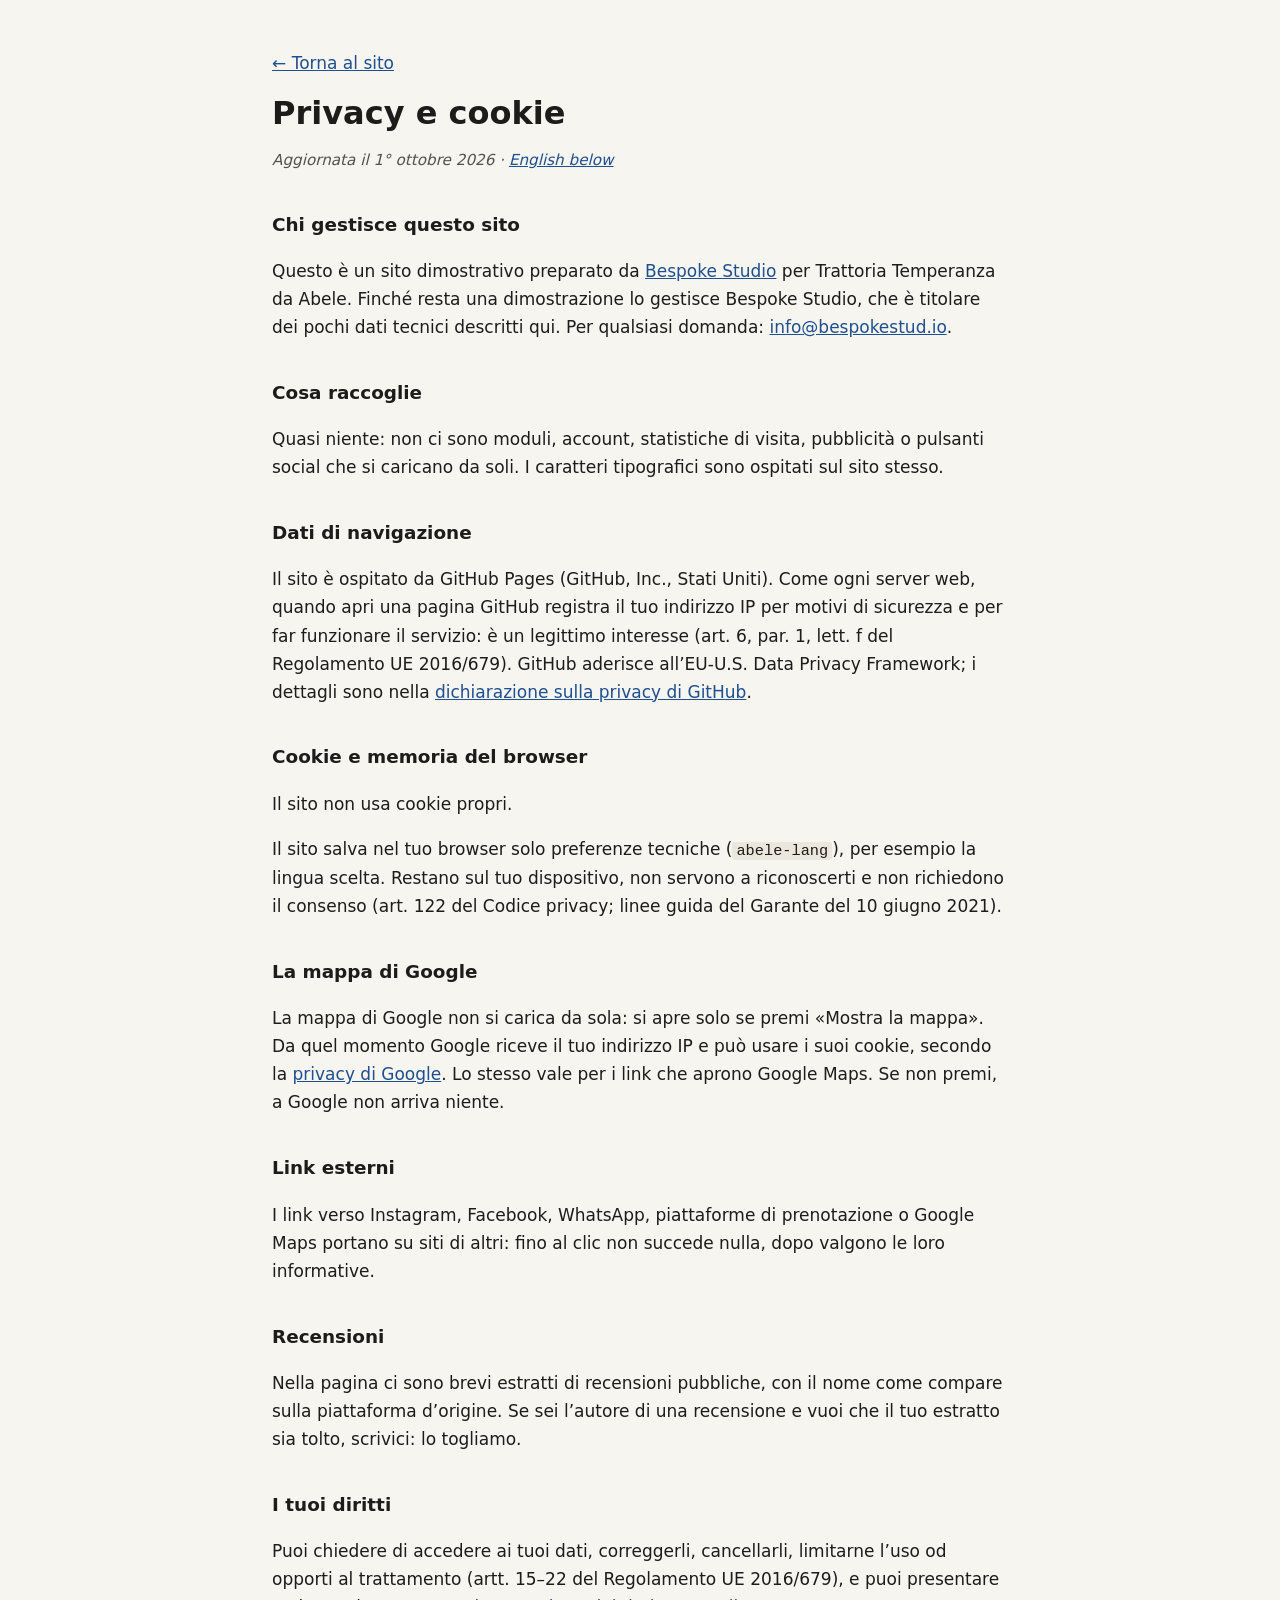
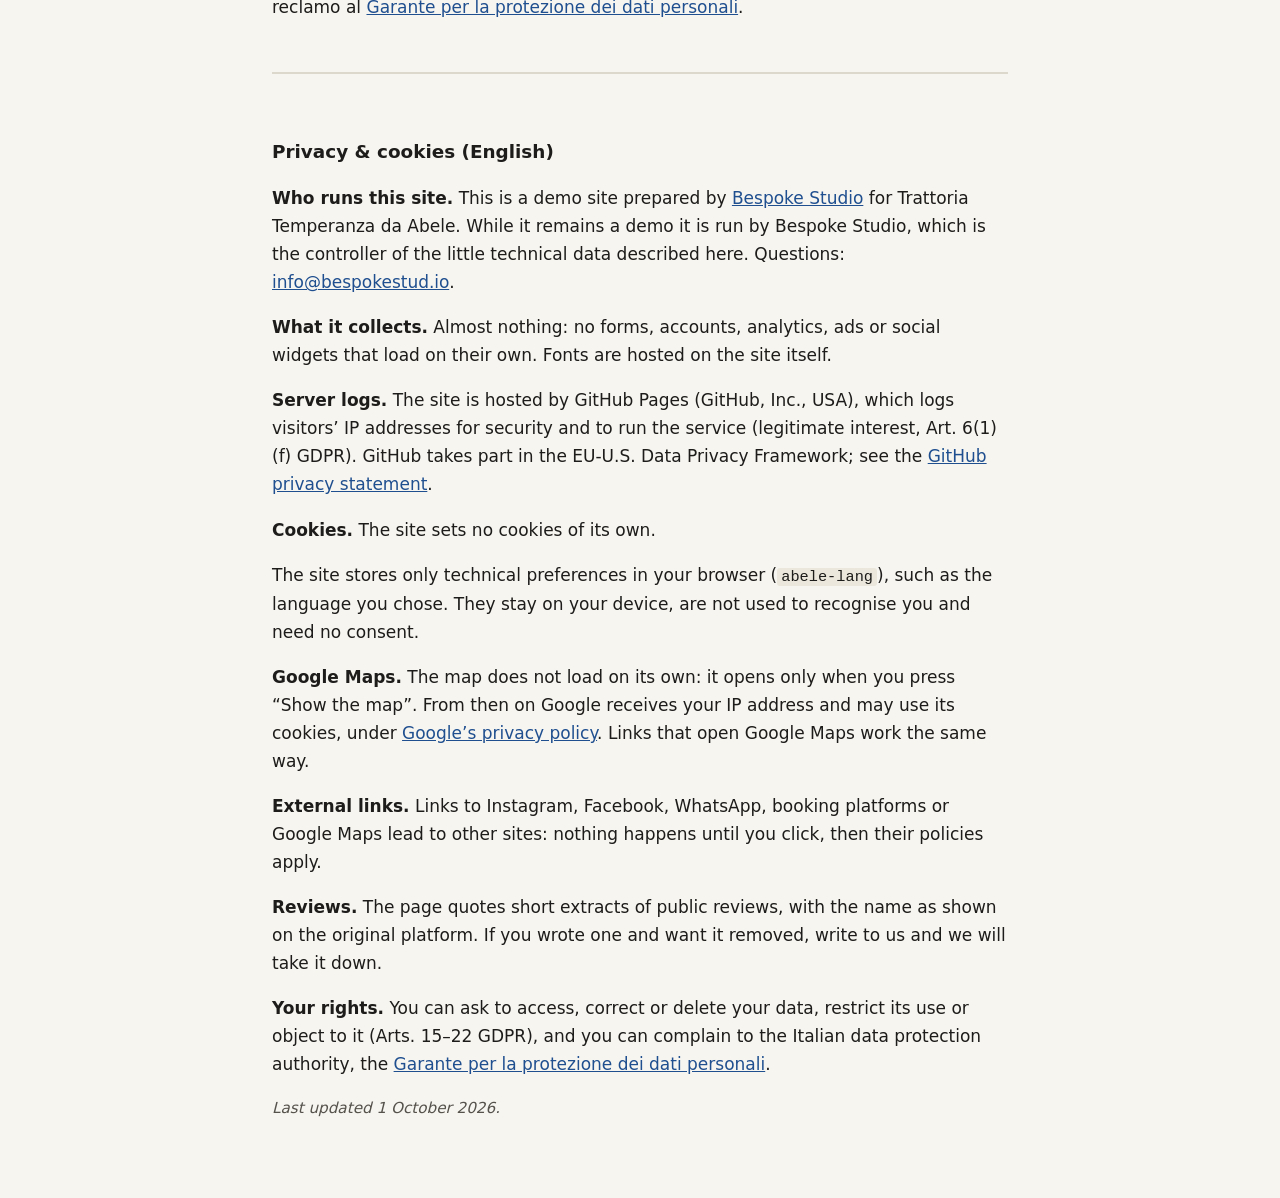
<file: privacy.html>
<!DOCTYPE html>
<html lang="it">
<head>
  <meta charset="UTF-8">
  <meta name="viewport" content="width=device-width, initial-scale=1.0">
  <meta name="robots" content="noindex">
  <title>Privacy e cookie · Trattoria Temperanza da Abele</title>
  <meta name="description" content="Informativa privacy e cookie del sito Trattoria Temperanza da Abele.">
  <style>
    body { margin: 0; background: #f7f5f0; color: #1d1c1a; font: 17px/1.65 system-ui, -apple-system, "Segoe UI", Roboto, sans-serif; }
    main { max-width: 46rem; margin: 0 auto; padding: 32px 20px 64px; }
    h1 { font-size: 2rem; line-height: 1.2; margin: 0.4em 0 0.2em; }
    h2 { font-size: 1.15rem; margin: 2em 0 0.4em; }
    a { color: #1f4f8f; }
    .data { color: #55524c; font-style: italic; font-size: 0.95rem; }
    .en { margin-top: 3em; padding-top: 1.5em; border-top: 2px solid #ddd8cc; }
    code { font-size: 0.9em; background: #ebe7dc; padding: 0 4px; border-radius: 3px; }
  </style>
</head>
<body>
<main>
  <p><a href="index.html">← Torna al sito</a></p>
  <h1>Privacy e cookie</h1>
  <p class="data">Aggiornata il 1° ottobre 2026 · <a href="#english" lang="en">English below</a></p>
  <h2>Chi gestisce questo sito</h2>
  <p>Questo è un sito dimostrativo preparato da <a href="https://bespokestud.io" rel="noopener">Bespoke Studio</a> per Trattoria Temperanza da Abele. Finché resta una dimostrazione lo gestisce Bespoke Studio, che è titolare dei pochi dati tecnici descritti qui. Per qualsiasi domanda: <a href="mailto:info@bespokestud.io">info@bespokestud.io</a>.</p>
  <h2>Cosa raccoglie</h2>
  <p>Quasi niente: non ci sono moduli, account, statistiche di visita, pubblicità o pulsanti social che si caricano da soli. I caratteri tipografici sono ospitati sul sito stesso.</p>
  <h2>Dati di navigazione</h2>
  <p>Il sito è ospitato da GitHub Pages (GitHub, Inc., Stati Uniti). Come ogni server web, quando apri una pagina GitHub registra il tuo indirizzo IP per motivi di sicurezza e per far funzionare il servizio: è un legittimo interesse (art. 6, par. 1, lett. f del Regolamento UE 2016/679). GitHub aderisce all’EU-U.S. Data Privacy Framework; i dettagli sono nella <a href="https://docs.github.com/site-policy/privacy-policies/github-general-privacy-statement" rel="noopener">dichiarazione sulla privacy di GitHub</a>.</p>
  
  <h2>Cookie e memoria del browser</h2>
  <p>Il sito non usa cookie propri.</p>
  <p>Il sito salva nel tuo browser solo preferenze tecniche (<code>abele-lang</code>), per esempio la lingua scelta. Restano sul tuo dispositivo, non servono a riconoscerti e non richiedono il consenso (art. 122 del Codice privacy; linee guida del Garante del 10 giugno 2021).</p>
  <h2>La mappa di Google</h2>
  <p>La mappa di Google non si carica da sola: si apre solo se premi «Mostra la mappa». Da quel momento Google riceve il tuo indirizzo IP e può usare i suoi cookie, secondo la <a href="https://policies.google.com/privacy?hl=it" rel="noopener">privacy di Google</a>. Lo stesso vale per i link che aprono Google Maps. Se non premi, a Google non arriva niente.</p>
  <h2>Link esterni</h2>
  <p>I link verso Instagram, Facebook, WhatsApp, piattaforme di prenotazione o Google Maps portano su siti di altri: fino al clic non succede nulla, dopo valgono le loro informative.</p>
  <h2>Recensioni</h2>
  <p>Nella pagina ci sono brevi estratti di recensioni pubbliche, con il nome come compare sulla piattaforma d’origine. Se sei l’autore di una recensione e vuoi che il tuo estratto sia tolto, scrivici: lo togliamo.</p>
  <h2>I tuoi diritti</h2>
  <p>Puoi chiedere di accedere ai tuoi dati, correggerli, cancellarli, limitarne l’uso od opporti al trattamento (artt. 15–22 del Regolamento UE 2016/679), e puoi presentare reclamo al <a href="https://www.garanteprivacy.it" rel="noopener">Garante per la protezione dei dati personali</a>.</p>
  <div class="en" id="english" lang="en">
    <h2>Privacy &amp; cookies (English)</h2>
    <p><strong>Who runs this site.</strong> This is a demo site prepared by <a href="https://bespokestud.io" rel="noopener">Bespoke Studio</a> for Trattoria Temperanza da Abele. While it remains a demo it is run by Bespoke Studio, which is the controller of the little technical data described here. Questions: <a href="mailto:info@bespokestud.io">info@bespokestud.io</a>.</p>
    <p><strong>What it collects.</strong> Almost nothing: no forms, accounts, analytics, ads or social widgets that load on their own. Fonts are hosted on the site itself.</p>
    <p><strong>Server logs.</strong> The site is hosted by GitHub Pages (GitHub, Inc., USA), which logs visitors’ IP addresses for security and to run the service (legitimate interest, Art. 6(1)(f) GDPR). GitHub takes part in the EU-U.S. Data Privacy Framework; see the <a href="https://docs.github.com/site-policy/privacy-policies/github-general-privacy-statement" rel="noopener">GitHub privacy statement</a>.</p>
    
    <p><strong>Cookies.</strong> The site sets no cookies of its own.</p>
    <p>The site stores only technical preferences in your browser (<code>abele-lang</code>), such as the language you chose. They stay on your device, are not used to recognise you and need no consent.</p>
    <p><strong>Google Maps.</strong> The map does not load on its own: it opens only when you press “Show the map”. From then on Google receives your IP address and may use its cookies, under <a href="https://policies.google.com/privacy?hl=en" rel="noopener">Google’s privacy policy</a>. Links that open Google Maps work the same way.</p>
    <p><strong>External links.</strong> Links to Instagram, Facebook, WhatsApp, booking platforms or Google Maps lead to other sites: nothing happens until you click, then their policies apply.</p>
    <p><strong>Reviews.</strong> The page quotes short extracts of public reviews, with the name as shown on the original platform. If you wrote one and want it removed, write to us and we will take it down.</p>
    <p><strong>Your rights.</strong> You can ask to access, correct or delete your data, restrict its use or object to it (Arts. 15–22 GDPR), and you can complain to the Italian data protection authority, the <a href="https://www.garanteprivacy.it" rel="noopener">Garante per la protezione dei dati personali</a>.</p>
    <p class="data">Last updated 1 October 2026.</p>
  </div>
</main>
</body>
</html>
</file>
